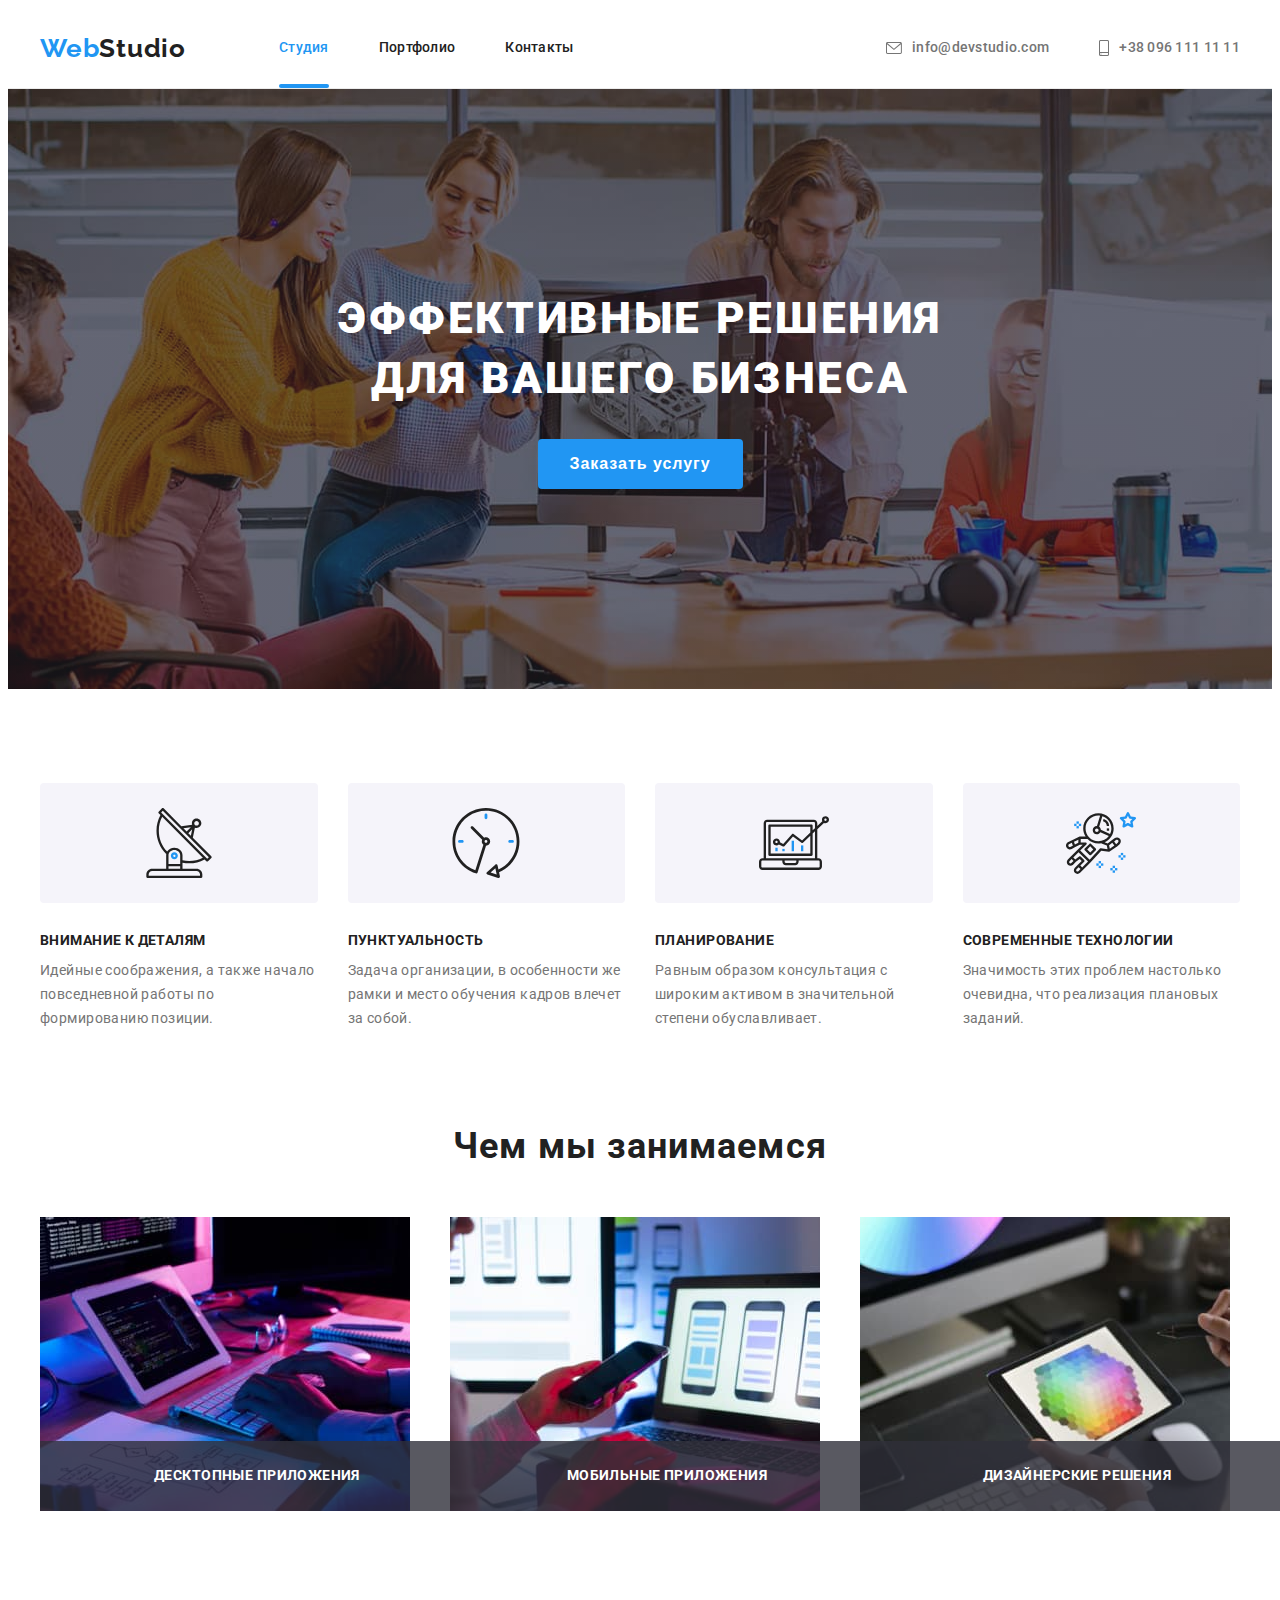
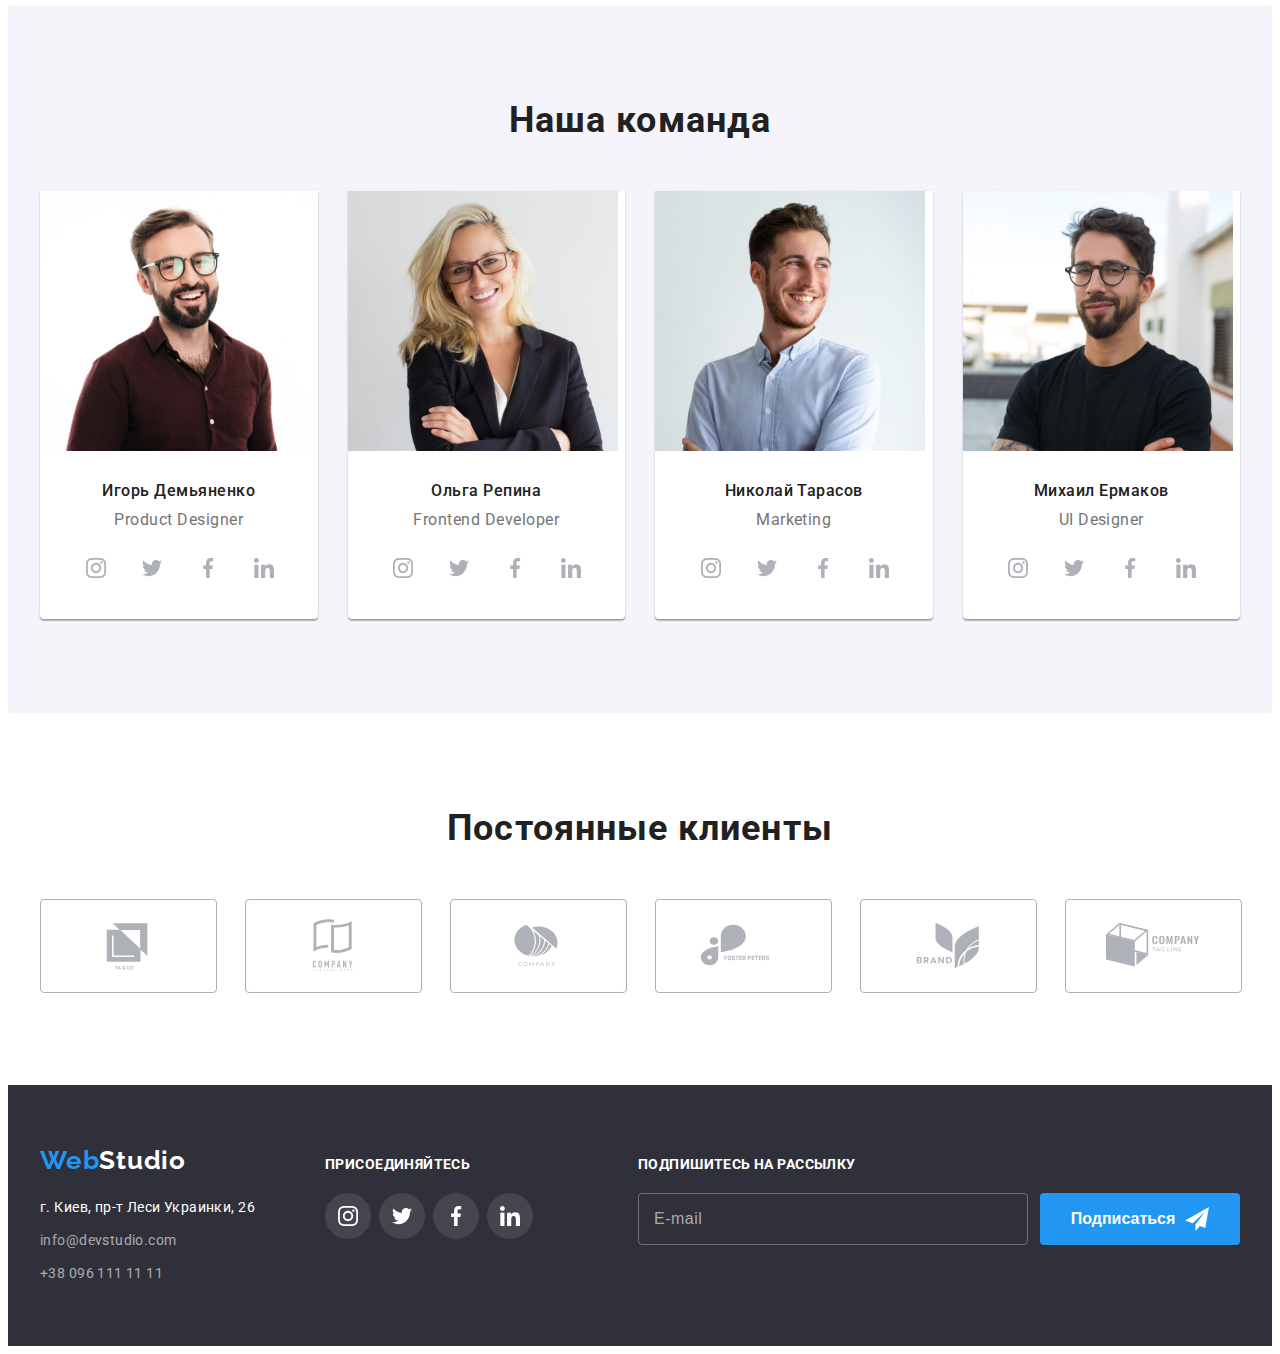
<file: index.html>
<!DOCTYPE html>
<html lang="ru">
  <head>
    <meta charset="UTF-8" />
    <meta http-equiv="X-UA-Compatible" content="IE=edge" />
    <meta name="viewport" content="width=device-width, initial-scale=1.0" />
    <title>Студия</title>
    <link rel="preconnect" href="https://fonts.googleapis.com" />
    <link rel="preconnect" href="https://fonts.gstatic.com" crossorigin />
    <link
      href="https://fonts.googleapis.com/css2?family=Raleway:wght@700&family=Roboto:wght@400;500;700;900&display=swap"
      rel="stylesheet"
    />
    <link
      rel="stylesheet"
      href="https://cdnjs.cloudflare.com/ajax/libs/modern-normalize/1.1.0/modern-normalize.min.css"
      integrity="sha512-wpPYUAdjBVSE4KJnH1VR1HeZfpl1ub8YT/NKx4PuQ5NmX2tKuGu6U/JRp5y+Y8XG2tV+wKQpNHVUX03MfMFn9Q=="
      crossorigin="anonymous"
      referrerpolicy="no-referrer"
    />
    <link rel="stylesheet" href="./css/styles.css" />
  </head>
  <body>
    <!--________________________ Хедер_______________________________________-->
    <header class="header">
      <div class="container">
        <a href="./index.html" class="logo link"
          >Web<span class="text-black">Studio</span></a
        >
        <nav class="nav">
          <ul class="nav-list list">
            <li class="nav-item">
              <a href="./index.html" class="nav-link current link">Студия</a>
            </li>
            <li class="nav-item">
              <a href="./portfolio.html" class="nav-link link">Портфолио</a>
            </li>
            <li class="nav-item">
              <a href="" class="nav-link link">Контакты</a>
            </li>
          </ul>
        </nav>

        <ul class="contacts-list list">
          <li class="contacts-item">
            <a href="mailto:info@devstudio.com" class="contacts-link link"
              ><svg class="icon contacts-icon" width="16" height="12">
                <use href="./images/icon.svg#icon-envelope"></use></svg
              >info@devstudio.com</a
            >
          </li>
          <li class="contacts-item">
            <a href="tel:+380961111111" class="contacts-link link">
              <svg class="icon contacts-icon" width="10" height="16">
                <use href="./images/icon.svg#icon-smartphone"></use></svg
              >+38 096 111 11 11</a
            >
          </li>
        </ul>
      </div>
    </header>

    <main>
      <!--__________________________Герой ____________________________-->
      <section class="hero">
        <div class="container">
          <h1 class="hero-title">Эффективные решения для вашего бизнеса</h1>
          <button class="hero-btn btn" type="button" data-modal-open>
            Заказать услугу
          </button>
        </div>
      </section>

      <!--________________________ Преимущества ______________________-->
      <section class="section features">
        <div class="container">
          <h2 class="visually-hidden">Преимущества</h2>
          <ul class="card-set features-list list">
            <li class="card-set-item features-item">
              <div class="features-wrap-icon">
                <svg class="icon features-icon" width="70" height="70">
                  <use href="./images/icon.svg#icon-antenna"></use>
                </svg>
              </div>
              <h3 class="features-title">Внимание к деталям</h3>
              <p class="features-text">
                Идейные соображения, а также начало повседневной работы по
                формированию позиции.
              </p>
            </li>
            <li class="card-set-item features-item">
              <div class="features-wrap-icon">
                <svg class="icon features-icon" width="70" height="70">
                  <use href="./images/icon.svg#icon-clock"></use>
                </svg>
              </div>
              <h3 class="features-title">Пунктуальность</h3>
              <p class="features-text">
                Задача организации, в особенности же рамки и место обучения
                кадров влечет за собой.
              </p>
            </li>
            <li class="card-set-item features-item">
              <div class="features-wrap-icon">
                <svg class="icon features-icon" width="70" height="70">
                  <use href="./images/icon.svg#icon-diagram"></use>
                </svg>
              </div>
              <h3 class="features-title">Планирование</h3>
              <p class="features-text">
                Равным образом консультация с широким активом в значительной
                степени обуславливает.
              </p>
            </li>
            <li class="card-set-item features-item">
              <div class="features-wrap-icon">
                <svg class="icon features-icon" width="70" height="70">
                  <use href="./images/icon.svg#icon-astronaut"></use>
                </svg>
              </div>
              <h3 class="features-title">Современные технологии</h3>
              <p class="features-text">
                Значимость этих проблем настолько очевидна, что реализация
                плановых заданий.
              </p>
            </li>
          </ul>
        </div>
      </section>
      <!--______________________ Чем мы занимаемся______________________-->
      <section class="section doing">
        <div class="container">
          <h2 class="section-title doing-title">Чем мы занимаемся</h2>
          <ul class="card-set doing-list list">
            <li class="card-set-item doing-item">
              <img
                src="./images/our-gualities-1.jpg"
                alt="our-gualities-1"
                width="370"
              />
              <h3 class="doing-item-title">Десктопные приложения</h3>
            </li>
            <li class="card-set-item doing-item">
              <img
                src="./images/our-gualities-2.jpg"
                alt="our-gualities-2"
                width="370"
              />
              <h3 class="doing-item-title">Мобильные приложения</h3>
            </li>
            <li class="card-set-item doing-item">
              <img
                src="./images/our-gualities-3.jpg"
                alt="our-gualities-3"
                width="370"
              />
              <h3 class="doing-item-title">Дизайнерские решения</h3>
            </li>
          </ul>
        </div>
      </section>
      <!--_______________________Наша команда ______________________________-->
      <section class="section team">
        <div class="container">
          <h2 class="section-title team-title">Наша команда</h2>
          <ul class="card-set team-list list">
            <li class="card-set-item team-item">
              <img
                src="./images/team-member-1.jpg"
                alt="team-member-1"
                width="270"
              />
              <div class="team-info">
                <h3 class="team-item-title">Игорь Демьяненко</h3>
                <p class="team-item-text">Product Designer</p>
                <ul class="card-set soc-list list">
                  <li class="card-set-item soc-item">
                    <a href="" class="soc-link link">
                      <svg class="icon item-icon" width="20" height="20">
                        <use href="./images/icon.svg#icon-instagram"></use>
                      </svg>
                    </a>
                  </li>
                  <li class="card-set-item soc-item">
                    <a href="" class="soc-link link">
                      <svg class="icon item-icon" width="20" height="20">
                        <use href="./images/icon.svg#icon-twitter"></use>
                      </svg>
                    </a>
                  </li>
                  <li class="card-set-item soc-item">
                    <a href="" class="soc-link link">
                      <svg class="icon item-icon" width="20" height="20">
                        <use href="./images/icon.svg#icon-facebook"></use>
                      </svg>
                    </a>
                  </li>
                  <li class="card-set-item soc-item">
                    <a href="" class="soc-link link">
                      <svg class="icon item-icon" width="20" height="20">
                        <use href="./images/icon.svg#icon-linkedin"></use>
                      </svg>
                    </a>
                  </li>
                </ul>
              </div>
            </li>
            <li class="card-set-item team-item">
              <img
                src="./images/team-member-2.jpg"
                alt="team-member-2"
                width="270"
              />
              <div class="team-info">
                <h3 class="team-item-title">Ольга Репина</h3>
                <p class="team-item-text">Frontend Developer</p>
                <ul class="card-set soc-list list">
                  <li class="card-set-item soc-item">
                    <a href="" class="soc-link link">
                      <svg class="icon item-icon" width="20" height="20">
                        <use href="./images/icon.svg#icon-instagram"></use>
                      </svg>
                    </a>
                  </li>
                  <li class="card-set-item soc-item">
                    <a href="" class="soc-link link">
                      <svg class="icon item-icon" width="20" height="20">
                        <use href="./images/icon.svg#icon-twitter"></use>
                      </svg>
                    </a>
                  </li>
                  <li class="card-set-item soc-item">
                    <a href="" class="soc-link link">
                      <svg class="icon item-icon" width="20" height="20">
                        <use href="./images/icon.svg#icon-facebook"></use>
                      </svg>
                    </a>
                  </li>
                  <li class="card-set-item soc-item">
                    <a href="" class="soc-link link">
                      <svg class="icon item-icon" width="20" height="20">
                        <use href="./images/icon.svg#icon-linkedin"></use>
                      </svg>
                    </a>
                  </li>
                </ul>
              </div>
            </li>
            <li class="card-set-item team-item">
              <img
                src="./images/team-member-3.jpg"
                alt="team-member-3"
                width="270"
              />
              <div class="team-info">
                <h3 class="team-item-title">Николай Тарасов</h3>
                <p class="team-item-text">Marketing</p>
                <ul class="card-set soc-list list">
                  <li class="card-set-item soc-item">
                    <a href="" class="soc-link link">
                      <svg class="icon item-icon" width="20" height="20">
                        <use href="./images/icon.svg#icon-instagram"></use>
                      </svg>
                    </a>
                  </li>
                  <li class="card-set-item soc-item">
                    <a href="" class="soc-link link">
                      <svg class="icon item-icon" width="20" height="20">
                        <use href="./images/icon.svg#icon-twitter"></use>
                      </svg>
                    </a>
                  </li>
                  <li class="card-set-item soc-item">
                    <a href="" class="soc-link link">
                      <svg class="icon item-icon" width="20" height="20">
                        <use href="./images/icon.svg#icon-facebook"></use>
                      </svg>
                    </a>
                  </li>
                  <li class="card-set-item soc-item">
                    <a href="" class="soc-link link">
                      <svg class="icon item-icon" width="20" height="20">
                        <use href="./images/icon.svg#icon-linkedin"></use>
                      </svg>
                    </a>
                  </li>
                </ul>
              </div>
            </li>
            <li class="card-set-item team-item">
              <img
                src="./images/team-member-4.jpg"
                alt="team-member-4"
                width="270"
              />
              <div class="team-info">
                <h3 class="team-item-title">Михаил Ермаков</h3>
                <p class="team-item-text">UI Designer</p>
                <ul class="card-set soc-list list">
                  <li class="card-set-item soc-item">
                    <a href="" class="soc-link link">
                      <svg class="icon item-icon" width="20" height="20">
                        <use href="./images/icon.svg#icon-instagram"></use>
                      </svg>
                    </a>
                  </li>
                  <li class="card-set-item soc-item">
                    <a href="" class="soc-link link">
                      <svg class="icon item-icon" width="20" height="20">
                        <use href="./images/icon.svg#icon-twitter"></use>
                      </svg>
                    </a>
                  </li>
                  <li class="card-set-item soc-item">
                    <a href="" class="soc-link link">
                      <svg class="icon item-icon" width="20" height="20">
                        <use href="./images/icon.svg#icon-facebook"></use>
                      </svg>
                    </a>
                  </li>
                  <li class="card-set-item soc-item">
                    <a href="" class="soc-link link">
                      <svg class="icon item-icon" width="20" height="20">
                        <use href="./images/icon.svg#icon-linkedin"></use>
                      </svg>
                    </a>
                  </li>
                </ul>
              </div>
            </li>
          </ul>
        </div>
      </section>

      <!-- _________________________Постоянные клиенты_________________________ -->
      <section class="clients section">
        <div class="container">
          <h2 class="clients-title section-title">Постоянные клиенты</h2>
          <ul class="card-set clients-list list">
            <li class="card-set-item clients-item">
              <a href="" class="clients-link link">
                <svg class="icon clients-icon" width="106" height="60">
                  <use href="./images/icon.svg#icon-logo-1"></use>
                </svg>
              </a>
            </li>
            <li class="card-set-item clients-item">
              <a href="" class="clients-link link">
                <svg class="icon clients-icon" width="106" height="60">
                  <use href="./images/icon.svg#icon-logo-2"></use>
                </svg>
              </a>
            </li>
            <li class="card-set-item clients-item">
              <a href="" class="clients-link link">
                <svg class="icon clients-icon" width="106" height="60">
                  <use href="./images/icon.svg#icon-logo-3"></use>
                </svg>
              </a>
            </li>
            <li class="card-set-item clients-item">
              <a href="" class="clients-link link">
                <svg class="icon clients-icon" width="106" height="60">
                  <use href="./images/icon.svg#icon-logo-4"></use>
                </svg>
              </a>
            </li>
            <li class="card-set-item clients-item">
              <a href="" class="clients-link link">
                <svg class="icon clients-icon" width="106" height="60">
                  <use href="./images/icon.svg#icon-logo-5"></use>
                </svg>
              </a>
            </li>
            <li class="card-set-item clients-item">
              <a href="" class="clients-link link">
                <svg class="icon clients-icon" width="106" height="60">
                  <use href="./images/icon.svg#icon-logo-6"></use>
                </svg>
              </a>
            </li>
          </ul>
        </div>
      </section>
    </main>
    <!--____________________________ Футер ___________________________________-->
    <footer class="footer">
      <div class="container footer-container">
        <div class="footer-contacts-info">
          <div class="footer-content">
            <a href="./index.html" class="logo link"
              >Web<span class="text-white">Studio</span></a
            >
            <address class="footer-address">
              г. Киев, пр-т Леси Украинки, 26
              <ul class="footer-address-list list">
                <li class="footer-address-item">
                  <a
                    href="mailto:info@devstudio.com"
                    class="footer-address-link link"
                    >info@devstudio.com</a
                  >
                </li>
                <li class="footer-address-item">
                  <a href="tel:+380961111111" class="footer-address-link link"
                    >+38 096 111 11 11</a
                  >
                </li>
              </ul>
            </address>
          </div>

          <div class="footer-subscribe">
            <b class="subscrible-title subscrible-text">Присоединяйтесь</b>
            <ul class="card-set soc-list list">
              <li class="card-set-item soc-item">
                <a href="" class="soc-link link">
                  <svg class="icon item-icon" width="20" height="20">
                    <use href="./images/icon.svg#icon-instagram"></use>
                  </svg>
                </a>
              </li>
              <li class="card-set-item soc-item">
                <a href="" class="soc-link link">
                  <svg class="icon item-icon" width="20" height="20">
                    <use href="./images/icon.svg#icon-twitter"></use>
                  </svg>
                </a>
              </li>
              <li class="card-set-item soc-item">
                <a href="" class="soc-link link">
                  <svg class="icon item-icon" width="20" height="20">
                    <use href="./images/icon.svg#icon-facebook"></use>
                  </svg>
                </a>
              </li>
              <li class="card-set-item soc-item">
                <a href="" class="soc-link link">
                  <svg class="icon item-icon" width="20" height="20">
                    <use href="./images/icon.svg#icon-linkedin"></use>
                  </svg>
                </a>
              </li>
            </ul>
          </div>
          <div class="footer-send">
            <form class="send-form">
              <b class="send-title subscrible-text">Подпишитесь на рассылку</b>
              <div class="send-wrap">
                <input
                  type="email"
                  name="email"
                  placeholder="E-mail"
                  class="send-input"
                />
                <button type="submit" class="btn send-btn footer-send-btn">
                  Подписаться
                  <svg class="icon send-icon" width="24" height="24">
                    <use href="./images/icon.svg#icon-send"></use>
                  </svg>
                </button>
              </div>
            </form>
          </div>
        </div>
      </div>
    </footer>

    <!-- ___________________Модальное окно_____________________ -->
    <div class="backdrop is-hidden" data-modal>
      <div class="modal">
        <button class="btn modal-btn-close" type="button" data-modal-close>
          <svg
            class="icon icon-modal-close"
            width="18"
            height="18"
            data-modal-close
          >
            <use href="./images/icon.svg#icon-btn-close"></use>
          </svg>
        </button>

        <b class="modal-header">Оставьте свои данные, мы вам перезвоним</b>

        <form class="modal-form" name="modal-form" autocomplete="on" novalidate>
          <div class="form-field">
            <label class="modal-label" for="username">Имя</label>
            <div class="input-wrap">
              <input
                class="modal-input"
                type="text"
                name="username"
                required
                id="username"
              />
              <svg class="icon icon-modal-input" width="18" height="18">
                <use href="./images/icon.svg#icon-person"></use>
              </svg>
            </div>
          </div>

          <div class="form-field">
            <label class="modal-label" for="phone-number">Телефон</label>
            <div class="input-wrap">
              <input
                class="modal-input"
                type="tel"
                name="phone-number"
                required
                id="phone-number"
              />
              <svg class="icon icon-modal-input" width="18" height="18">
                <use href="./images/icon.svg#icon-phone"></use>
              </svg>
            </div>
          </div>

          <div class="form-field">
            <label class="modal-label" for="email">Почта</label>
            <div class="input-wrap">
              <input class="modal-input" type="email" name="email" id="email" />
              <svg class="icon icon-modal-input" width="18" height="18">
                <use href="./images/icon.svg#icon-email"></use>
              </svg>
            </div>
          </div>

          <div class="form-field form-textarea">
            <label class="modal-label" for="comment">Комментарий </label>
            <div class="input-wrap">
              <textarea
                class="modal-textarea"
                name="comment"
                placeholder="Введите текст"
                id="comment"
              ></textarea>
            </div>
          </div>

          <div class="form-check">
            <input
              class="modal-check-input visually-hidden"
              type="checkbox"
              name="privacy"
              id="privacy"
              value="true"
            />

            <label class="modal-check-lable" for="privacy">
              <span class="modal-custom-check">
                <svg class="icon icon-modal-check" width="11" height="8">
                  <use href="./images/icon.svg#icon-check"></use>
                </svg>
              </span>
              Соглашаюсь с рассылкой и принимаю&nbsp;
              <a href="" class="modal-link link" target="_blank">
                Условия договора</a
              ></label
            >
          </div>

          <button class="send-btn btn modal-form-btn" type="submit">
            Отправить
          </button>
        </form>
      </div>
    </div>
    <script src="./js/modal.js"></script>
  </body>
</html>
</file>
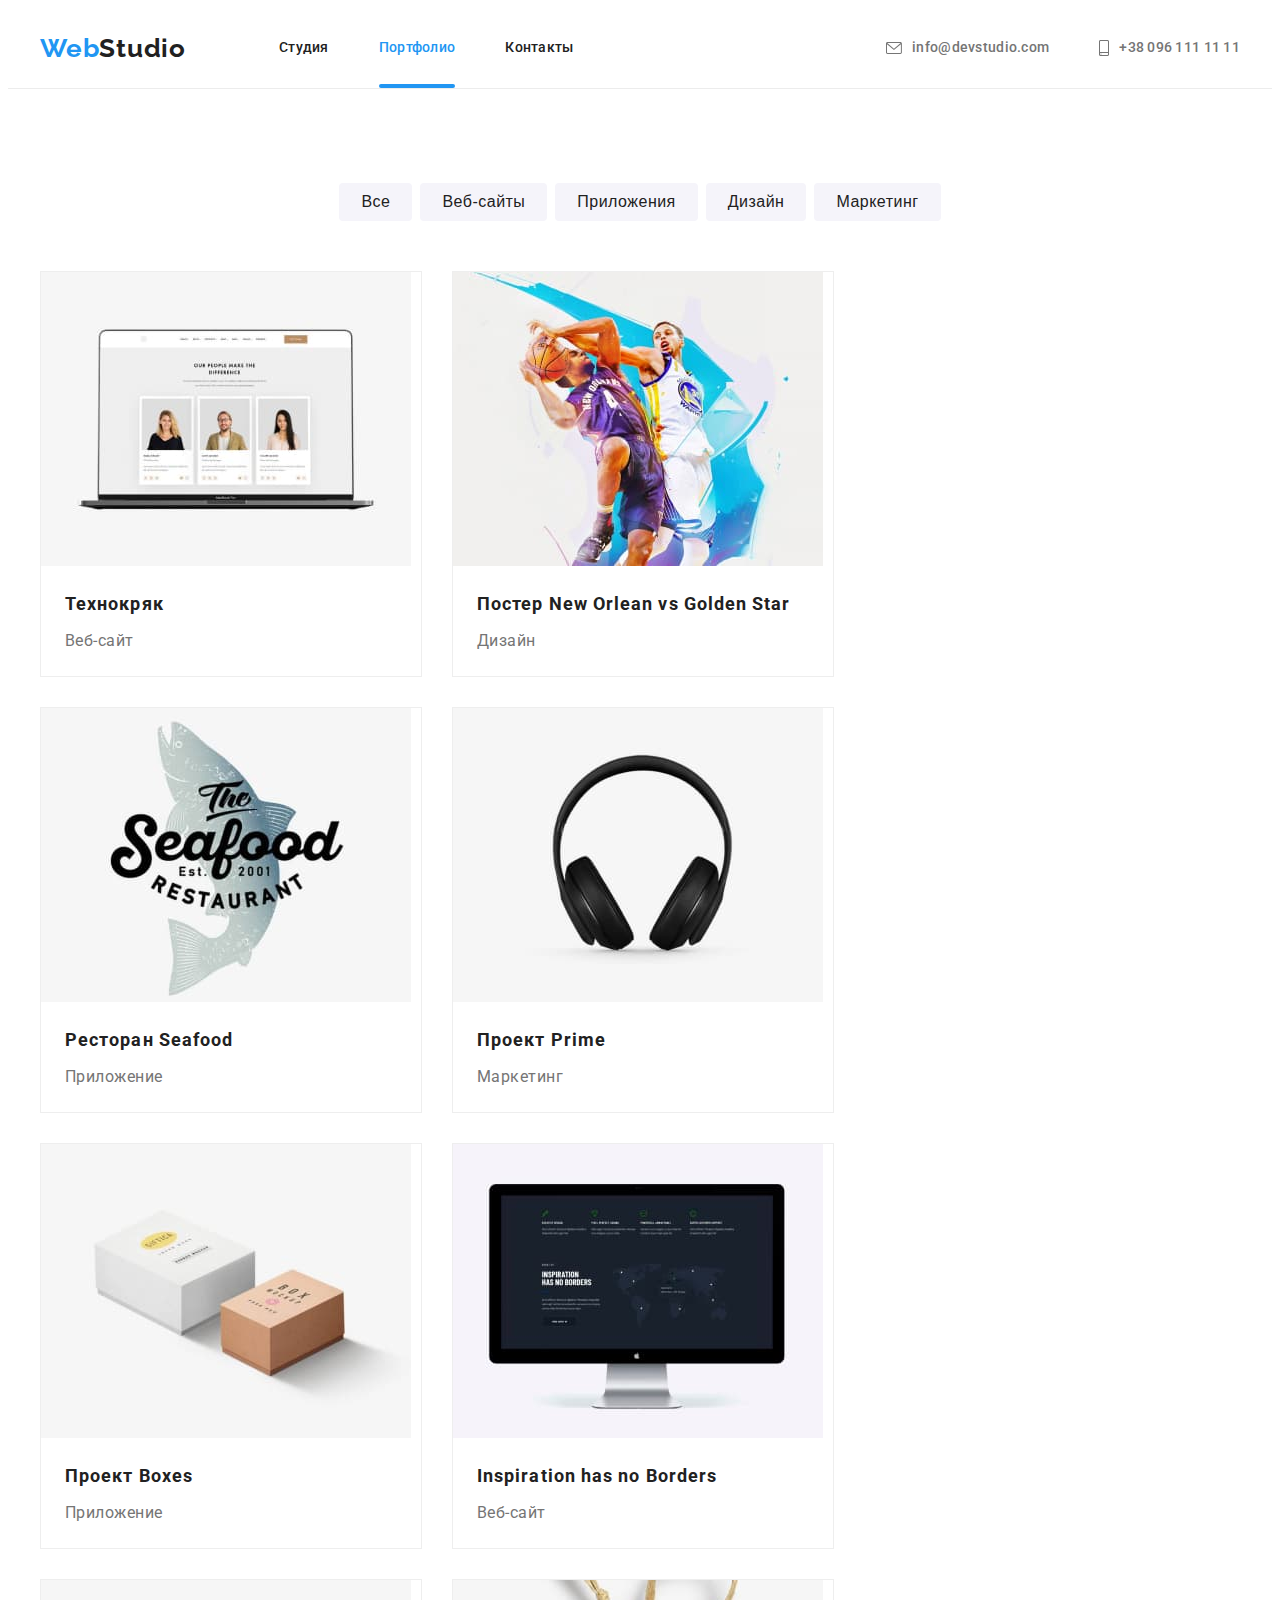
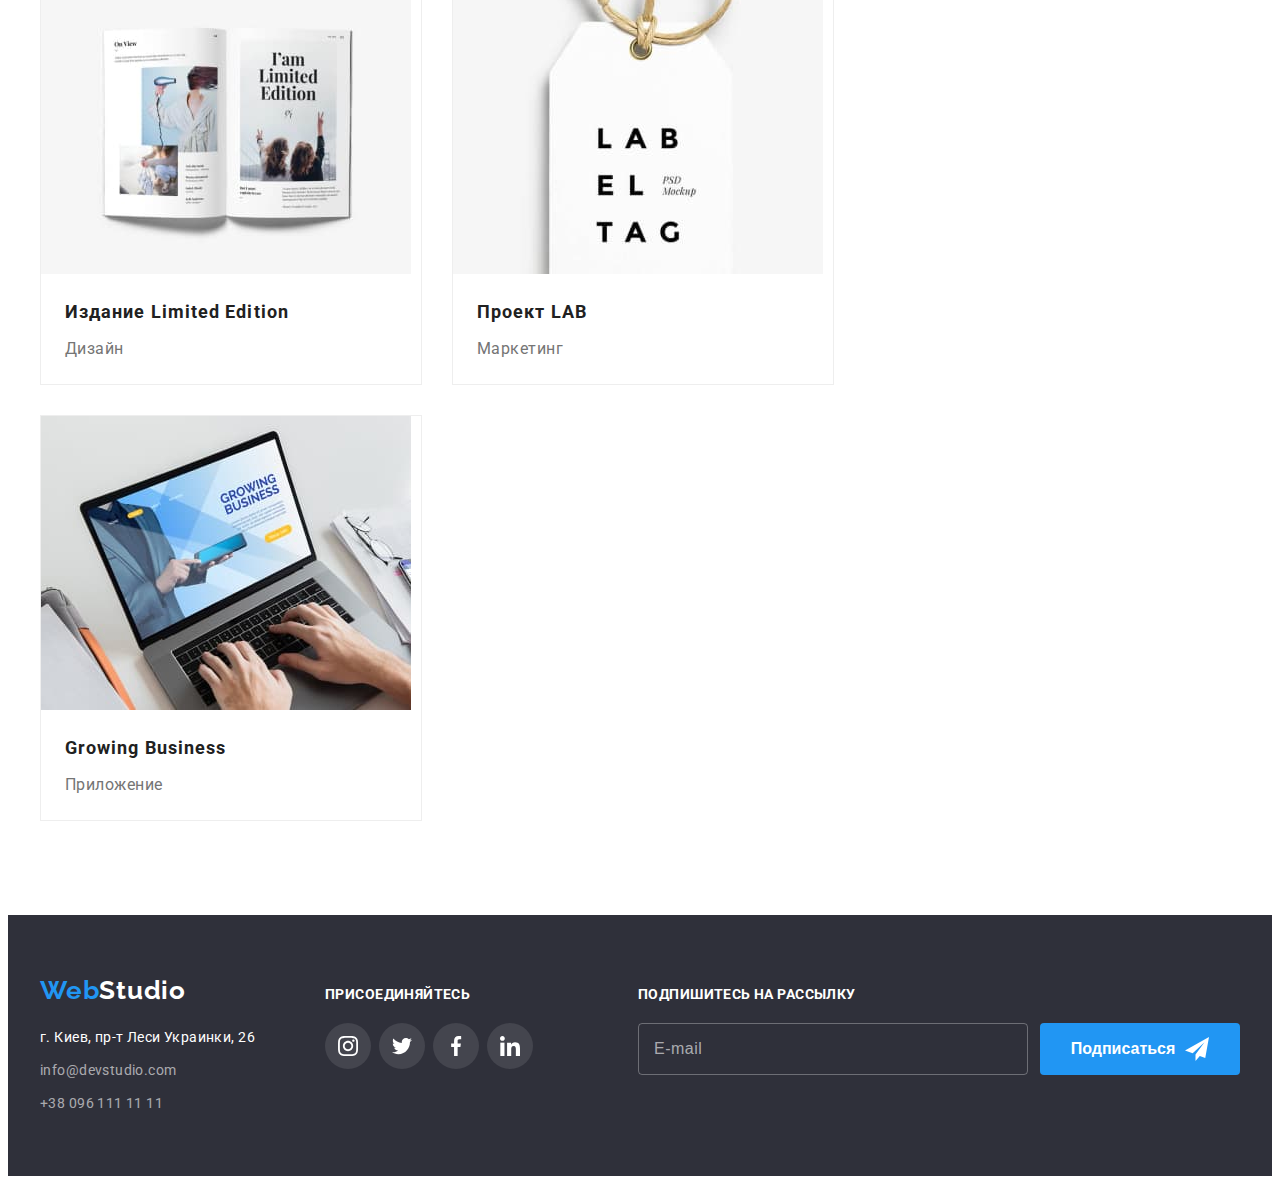
<file: portfolio.html>
<!DOCTYPE html>
<html lang="ru">
  <head>
    <meta charset="UTF-8" />
    <meta http-equiv="X-UA-Compatible" content="IE=edge" />
    <meta name="viewport" content="width=device-width, initial-scale=1.0" />
    <title>Портфолио</title>
    <link rel="preconnect" href="https://fonts.googleapis.com" />
    <link rel="preconnect" href="https://fonts.gstatic.com" crossorigin />
    <link
      href="https://fonts.googleapis.com/css2?family=Raleway:wght@700&family=Roboto:wght@400;500;700;900&display=swap"
      rel="stylesheet"
    />
    <link
      rel="stylesheet"
      href="https://cdnjs.cloudflare.com/ajax/libs/modern-normalize/1.1.0/modern-normalize.min.css"
      integrity="sha512-wpPYUAdjBVSE4KJnH1VR1HeZfpl1ub8YT/NKx4PuQ5NmX2tKuGu6U/JRp5y+Y8XG2tV+wKQpNHVUX03MfMFn9Q=="
      crossorigin="anonymous"
      referrerpolicy="no-referrer"
    />
    <link rel="stylesheet" href="./css/styles.css" />
  </head>
  <body>
    <!--__________________________ Хедер ________________________________-->
    <header class="header">
      <div class="container">
        <a href="./index.html" class="logo link"
          >Web<span class="text-black">Studio</span></a
        >
        <nav class="nav">
          <ul class="nav-list list">
            <li class="nav-item">
              <a href="./index.html" class="nav-link link">Студия</a>
            </li>
            <li class="nav-item">
              <a href="./portfolio.html" class="nav-link current link"
                >Портфолио</a
              >
            </li>
            <li class="nav-item">
              <a href="" class="nav-link link">Контакты</a>
            </li>
          </ul>
        </nav>

        <ul class="contacts-list list">
          <li class="contacts-item">
            <a href="mailto:info@devstudio.com" class="contacts-link link"
              ><svg class="icon contacts-icon" width="16" height="12">
                <use href="./images/icon.svg#icon-envelope"></use></svg
              >info@devstudio.com</a
            >
          </li>
          <li class="contacts-item">
            <a href="tel:+380961111111" class="contacts-link link">
              <svg class="icon contacts-icon" width="10" height="16">
                <use href="./images/icon.svg#icon-smartphone"></use></svg
              >+38 096 111 11 11</a
            >
          </li>
        </ul>
      </div>
    </header>

    <main>
      <section class="section projects">
        <div class="container">
          <!--______________________ Фильтр проектов________________________________ -->
          <h1 class="visually-hidden">Наши проекты</h1>
          <ul class="filters-list list">
            <li class="filters-item">
              <button class="btn filters-btn" type="button">Все</button>
            </li>
            <li class="filters-item">
              <button class="btn filters-btn" type="button">Веб-сайты</button>
            </li>
            <li class="filters-item">
              <button class="btn filters-btn" type="button">Приложения</button>
            </li>
            <li class="filters-item">
              <button class="btn filters-btn" type="button">Дизайн</button>
            </li>
            <li class="filters-item">
              <button class="btn filters-btn" type="button">Маркетинг</button>
            </li>
          </ul>

          <!--________________________Список проектов ____________________________-->
          <ul class="card-set projects-list list">
            <li class="card-set-item projects-item">
              <a
                href=""
                class="projects-link link"
                target="_blank"
                rel="noopener nofollow noreferrer"
              >
                <div class="projects-thumb">
                  <img src="./images/img1.jpg" alt="Технокряк" width="370" />
                  <p class="overlay-text">
                    Ресурс предлагает комплексные предложения с разным уровнем
                    функционала и сервисов. Все это позволит посетителю получить
                    исчерпывающие сведения о компании или частном лице.
                  </p>
                </div>
                <div class="projects-wrap">
                  <h2 class="projects-title">Технокряк</h2>
                  <p class="projects-group">Веб-сайт</p>
                </div>
              </a>
            </li>
            <li class="card-set-item projects-item">
              <a
                href=""
                class="projects-link link"
                target="_blank"
                rel="noopener nofollow noreferrer"
              >
                <div class="projects-thumb">
                  <img src="./images/img2.jpg" alt="Дизайн" width="370" />
                  <p class="overlay-text">
                    Ресурс предлагает комплексные предложения с разным уровнем
                    функционала и сервисов. Все это позволит посетителю получить
                    исчерпывающие сведения о компании или частном лице.
                  </p>
                </div>
                <div class="projects-wrap">
                  <h2 class="projects-title">
                    Постер New Orlean vs Golden Star
                  </h2>
                  <p class="projects-group">Дизайн</p>
                </div>
              </a>
            </li>
            <li class="card-set-item projects-item">
              <a
                href=""
                class="projects-link link"
                target="_blank"
                rel="noopener nofollow noreferrer"
              >
                <div class="projects-thumb">
                  <img
                    src="./images/img3.jpg"
                    alt="Ресторан Seafood"
                    width="370"
                  />
                  <p class="overlay-text">
                    Ресурс предлагает комплексные предложения с разным уровнем
                    функционала и сервисов. Все это позволит посетителю получить
                    исчерпывающие сведения о компании или частном лице.
                  </p>
                </div>
                <div class="projects-wrap">
                  <h2 class="projects-title">Ресторан Seafood</h2>
                  <p class="projects-group">Приложение</p>
                </div>
              </a>
            </li>
            <li class="card-set-item projects-item">
              <a
                href=""
                class="projects-link link"
                target="_blank"
                rel="noopener nofollow noreferrer"
              >
                <div class="projects-thumb">
                  <img src="./images/img4.jpg" alt="Проект Prime" width="370" />
                  <p class="overlay-text">
                    Ресурс предлагает комплексные предложения с разным уровнем
                    функционала и сервисов. Все это позволит посетителю получить
                    исчерпывающие сведения о компании или частном лице.
                  </p>
                </div>
                <div class="projects-wrap">
                  <h2 class="projects-title">Проект Prime</h2>
                  <p class="projects-group">Маркетинг</p>
                </div>
              </a>
            </li>
            <li class="card-set-item projects-item">
              <a
                href=""
                class="projects-link link"
                target="_blank"
                rel="noopener nofollow noreferrer"
              >
                <div class="projects-thumb">
                  <img src="./images/img5.jpg" alt="Проект Boxes" width="370" />
                  <p class="overlay-text">
                    Ресурс предлагает комплексные предложения с разным уровнем
                    функционала и сервисов. Все это позволит посетителю получить
                    исчерпывающие сведения о компании или частном лице.
                  </p>
                </div>
                <div class="projects-wrap">
                  <h2 class="projects-title">Проект Boxes</h2>
                  <p class="projects-group">Приложение</p>
                </div>
              </a>
            </li>
            <li class="card-set-item projects-item">
              <a
                href=""
                class="projects-link link"
                target="_blank"
                rel="noopener nofollow noreferrer"
              >
                <div class="projects-thumb">
                  <img
                    src="./images/img6.jpg"
                    alt="Inspiration has no Borders"
                    width="370"
                  />
                  <p class="overlay-text">
                    Ресурс предлагает комплексные предложения с разным уровнем
                    функционала и сервисов. Все это позволит посетителю получить
                    исчерпывающие сведения о компании или частном лице.
                  </p>
                </div>
                <div class="projects-wrap">
                  <h2 class="projects-title">Inspiration has no Borders</h2>
                  <p class="projects-group">Веб-сайт</p>
                </div>
              </a>
            </li>
            <li class="card-set-item projects-item">
              <a
                href=""
                class="projects-link link"
                target="_blank"
                rel="noopener nofollow noreferrer"
              >
                <div class="projects-thumb">
                  <img
                    src="./images/img7.jpg"
                    alt="Издание Limited Edition"
                    width="370"
                  />
                  <p class="overlay-text">
                    Ресурс предлагает комплексные предложения с разным уровнем
                    функционала и сервисов. Все это позволит посетителю получить
                    исчерпывающие сведения о компании или частном лице.
                  </p>
                </div>
                <div class="projects-wrap">
                  <h2 class="projects-title">Издание Limited Edition</h2>
                  <p class="projects-group">Дизайн</p>
                </div>
              </a>
            </li>
            <li class="card-set-item projects-item">
              <a
                href=""
                class="projects-link link"
                target="_blank"
                rel="noopener nofollow noreferrer"
              >
                <div class="projects-thumb">
                  <img src="./images/img8.jpg" alt="Проект LAB" width="370" />
                  <p class="overlay-text">
                    Ресурс предлагает комплексные предложения с разным уровнем
                    функционала и сервисов. Все это позволит посетителю получить
                    исчерпывающие сведения о компании или частном лице.
                  </p>
                </div>
                <div class="projects-wrap">
                  <h2 class="projects-title">Проект LAB</h2>
                  <p class="projects-group">Маркетинг</p>
                </div>
              </a>
            </li>
            <li class="card-set-item projects-item">
              <a
                href=""
                class="projects-link link"
                target="_blank"
                rel="noopener nofollow noreferrer"
              >
                <div class="projects-thumb">
                  <img
                    src="./images/img9.jpg"
                    alt="Growing Business"
                    width="370"
                  />
                  <p class="overlay-text">
                    Ресурс предлагает комплексные предложения с разным уровнем
                    функционала и сервисов. Все это позволит посетителю получить
                    исчерпывающие сведения о компании или частном лице.
                  </p>
                </div>
                <div class="projects-wrap">
                  <h2 class="projects-title">Growing Business</h2>
                  <p class="projects-group">Приложение</p>
                </div>
              </a>
            </li>
          </ul>
        </div>
      </section>
    </main>

    <!--______________________________ Футер _____________________________________-->

    <footer class="footer">
      <div class="container footer-container">
        <div class="footer-contacts-info">
          <div class="footer-content">
            <a href="./index.html" class="logo link"
              >Web<span class="text-white">Studio</span></a
            >
            <address class="footer-address">
              г. Киев, пр-т Леси Украинки, 26
              <ul class="footer-address-list list">
                <li class="footer-address-item">
                  <a
                    href="mailto:info@devstudio.com"
                    class="footer-address-link link"
                    >info@devstudio.com</a
                  >
                </li>
                <li class="footer-address-item">
                  <a href="tel:+380961111111" class="footer-address-link link"
                    >+38 096 111 11 11</a
                  >
                </li>
              </ul>
            </address>
          </div>

          <div class="footer-subscribe">
            <b class="subscrible-title subscrible-text">Присоединяйтесь</b>
            <ul class="card-set soc-list list">
              <li class="card-set-item soc-item">
                <a href="" class="soc-link link">
                  <svg class="icon item-icon" width="20" height="20">
                    <use href="./images/icon.svg#icon-instagram"></use>
                  </svg>
                </a>
              </li>
              <li class="card-set-item soc-item">
                <a href="" class="soc-link link">
                  <svg class="icon item-icon" width="20" height="20">
                    <use href="./images/icon.svg#icon-twitter"></use>
                  </svg>
                </a>
              </li>
              <li class="card-set-item soc-item">
                <a href="" class="soc-link link">
                  <svg class="icon item-icon" width="20" height="20">
                    <use href="./images/icon.svg#icon-facebook"></use>
                  </svg>
                </a>
              </li>
              <li class="card-set-item soc-item">
                <a href="" class="soc-link link">
                  <svg class="icon item-icon" width="20" height="20">
                    <use href="./images/icon.svg#icon-linkedin"></use>
                  </svg>
                </a>
              </li>
            </ul>
          </div>
          <div class="footer-send">
            <form class="send-form">
              <b class="send-title subscrible-text">Подпишитесь на рассылку</b>
              <div class="send-wrap">
                <input
                  type="email"
                  name="email"
                  placeholder="E-mail"
                  class="send-input"
                />
                <button type="submit" class="btn send-btn footer-send-btn">
                  Подписаться
                  <svg class="icon send-icon" width="24" height="24">
                    <use href="./images/icon.svg#icon-send"></use>
                  </svg>
                </button>
              </div>
            </form>
          </div>
        </div>
      </div>
    </footer>
  </body>
</html>
</file>
<file: css/styles.css>
/* цвет основного текста #757575 */
/* вторичный цвет текста  #212121;
     /* акцент #2196F3 */
/* цвет фона ##FFFFFF */
/* вторичный цвет фона #F5F4FA */

:root {
  --primary-text-color: #757575;
  --secondary-text-color: ;
  --title-text-color: #212121;
  --secondary-title-color: #ffffff;
  --accent-color: #2196f3;
  --primary-bg-color: #ffffff;
  --secondary-bg-color: #f5f4fa;
  --card-gap: 30px;
  --card-item: 3;
  --color-icon: #afb1b8;
  --transition: 250ms cubic-bezier(0.4, 0, 0.2, 1);
}

h1,
h2,
h3,
h4,
h5,
h6,
p {
  margin: 0;
}

ul {
  margin: 0;
  padding-left: 0;
}

body {
  font-family: "Roboto", sans-serif;
  font-size: 14px;
  background-color: var(--primary-bg-color);
  color: var(--primary-text-color);
}

img {
  display: block;
  max-width: 100%;
  height: auto;
}

a {
  color: currentColor;
}

.section {
  padding-top: 94px;
  padding-bottom: 94px;
}

.container {
  width: 1200px;
  padding-left: 15px;
  padding-right: 15px;
  margin: 0 auto;
}

.link {
  text-decoration: none;
}

.list {
  list-style: none;
}

.btn {
  cursor: pointer;
  border: none;
  border-radius: 4px;
}

.visually-hidden {
  position: absolute;
  width: 1px;
  height: 1px;
  margin: -1px;
  border: 0;
  padding: 0;
  white-space: nowrap;
  clip-path: inset(100%);
  clip: rect(0 0 0 0);
  overflow: hidden;
}

.accent {
  color: var(--accent-color);
}

.section-title {
  margin-bottom: 50px;
  font-weight: 700;
  font-size: 36px;
  line-height: 1.17;
  letter-spacing: 0.03em;
  text-align: center;
  color: var(--title-text-color);
}

.card-set {
  display: flex;
  flex-wrap: wrap;
  gap: var(--card-gap);
}

.card-set-item {
  flex-basis: calc(
    ((100% - (var(--card-item) - 1) * var(--card-gap))) / var(--card-item)
  );
}

.text-white {
  color: var(--secondary-title-color);
}
.text-black {
  color: var(--title-text-color);
}

.icon {
  fill: #afb1b8;
}
/* Социальные сети */
.soc-list {
  --card-gap: 10px;
  --card-item: 4;
}

.item-icon {
}

.soc-item {
  width: 44px;
  height: 44px;
}

.soc-link {
  transition: background-color var(--transition);
  display: flex;
  align-items: center;
  justify-content: center;
  width: 100%;
  height: 100%;
  border-radius: 50%;
  border: 1px solid transparent;
}

.soc-link:hover,
.soc-link:focus {
  background-color: var(--accent-color);
}

.soc-link:hover .item-icon,
.soc-link:focus .item-icon {
  fill: #ffffff;
}
/* ------------------------Хедер---------------------------- */
.header {
  border-bottom: 1px solid #ececec;
}
.header .container {
  display: flex;
  align-items: center;
}

.header .logo {
  margin-right: 93px;
}

.logo {
  font-family: "Raleway";
  font-weight: 700;
  font-size: 26px;
  line-height: 1.19;
  letter-spacing: 0.03em;
  color: var(--accent-color);
}

.nav-list,
.contacts-list {
  display: flex;
  gap: 50px;
}

.contacts-list {
  margin-left: auto;
}

.nav-item {
  position: relative;
}

.nav-link,
.contacts-link {
  transition: color var(--transition);
  display: block;
  align-items: center;
  justify-content: center;
  padding-top: 32px;
  padding-bottom: 32px;
  font-weight: 500;
  line-height: 1.14;
  letter-spacing: 0.02em;
}

.nav-link {
  color: var(--title-text-color);
}

.nav-link.current {
  color: var(--accent-color);
}

.current.nav-link::after {
  position: absolute;
  bottom: 0;
  content: "";
  display: block;
  height: 4px;
  width: 100%;
  border-radius: 2px;
  background-color: var(--accent-color);
}

.contacts-link {
  display: flex;
  color: var(--primary-text-color);
}

.nav-link:hover,
.nav-link:focus,
.contacts-link:hover,
.contacts-link:focus {
  color: var(--accent-color);
}

.contacts-icon {
  fill: currentColor;
  margin-right: 10px;
}

.contacts-link:hover .contacts-icon,
.contacts-link:focus .contacts-icon {
  fill: currentColor;
}
/* --------------------Герой--------------------------- */
.hero {
  padding-top: 200px;
  padding-bottom: 200px;
  text-align: center;
  margin: 0 auto;
  background-color: #2f303a;
  background-image: linear-gradient(
      rgba(47, 48, 58, 0.4),
      rgba(47, 48, 58, 0.4)
    ),
    url(../images/hero.jpg);
  background-size: cover;
  background-repeat: no-repeat;
  background-position: center;
  max-width: 1600px;
}

.hero-title {
  margin-bottom: 30px;
  margin-left: auto;
  margin-right: auto;
  max-width: 696px;

  font-weight: 900;
  font-size: 44px;
  line-height: 1.36;
  letter-spacing: 0.06em;
  text-transform: uppercase;
  color: var(--secondary-title-color);
}

.hero-btn {
  transition: background-color var(--transition);
  display: flex;
  justify-content: center;
  align-items: center;
  padding: 10px 32px;
  font-weight: 700;
  font-size: 16px;
  line-height: 1.88;
  letter-spacing: 0.06em;
  color: var(--secondary-title-color);
  background-color: var(--accent-color);
  margin: 0 auto;
}
.hero-btn:hover,
.hero-btn:focus {
  background-color: #188ce8;
}

/* ---------------------- Преимущества ----------------- */
.features-item {
  --card-gap: 30px;
  --card-item: 4;
}

.features-wrap-icon {
  display: flex;
  align-items: center;
  justify-content: center;
  width: 100%;
  height: 120px;
  margin-bottom: 30px;
  background-color: var(--secondary-bg-color);
  border-radius: 4px;
}

.features-icon {
  fill: var(--title-text-color);
}

.features-title {
  margin-bottom: 10px;
  font-weight: 700;
  font-size: 14px;
  line-height: 1.14;
  letter-spacing: 0.03em;
  text-transform: uppercase;
  color: var(--title-text-color);
}

.features-text {
  line-height: 1.71;
  letter-spacing: 0.03em;
}

/* ---------------------Чем мы занимаемся------------------ */
.doing {
  padding-top: 0;
}

.doing-item {
  position: relative;
}

.doing-item-title {
  position: absolute;
  bottom: 0;
  left: 0;
  width: 100%;
  padding: 27px;
  font-weight: 700;
  font-size: 14px;
  line-height: 1.14;
  text-align: center;
  letter-spacing: 0.03em;
  text-transform: uppercase;
  background: rgba(47, 48, 58, 0.8);
  color: var(--secondary-title-color);
}
/* ------------------ Наша команда------------------------ */
.team {
  background-color: var(--secondary-bg-color);
}

.team-item {
  box-shadow: 0px 1px 3px rgba(0, 0, 0, 0.12), 0px 1px 1px rgba(0, 0, 0, 0.14),
    0px 2px 1px rgba(0, 0, 0, 0.2);
  border-radius: 0px 0px 4px 4px;

  --card-item: 4;
  text-align: center;
  background-color: var(--primary-bg-color);
}

.team-item .soc-list {
  padding-left: 22px;
  padding-right: 22px;
}

.team-info {
  padding-top: 30px;
  padding-bottom: 30px;
  padding-right: 10px;
  padding-left: 10px;
}

.team-item-title {
  margin-bottom: 10px;
  font-weight: 500;
  font-size: 16px;
  line-height: 1.19;
  letter-spacing: 0.03em;
  color: var(--title-text-color);
}

.team-item-text {
  margin-bottom: 16px;
  font-size: 16px;
  line-height: 1.19;
  letter-spacing: 0.03em;
}

/* --------------Постоянные клиенты--------------------*/
.clients-list {
  --card-gap: 30px;
  --card-item: 6;
}

.clients-item {
  height: 92px;
}

.clients-link {
  transition: color var(--transition);
  display: flex;
  align-items: center;
  justify-content: center;
  width: 100%;
  height: 100%;
  border: 1px solid;
  border-radius: 4px;
  color: var(--color-icon);
}

.clients-icon {
  fill: currentColor;
}

.clients-link:hover,
.clients-link:focus {
  color: var(--accent-color);
}

.clients-link:hover .clients-icon,
.clients-link:focus .clients-icon {
  fill: currentColor;
}

/* ----------------------Футер ----------------------- */

.footer {
  padding-top: 60px;
  padding-bottom: 60px;
  background-color: #2f303a;
}

.footer-container {
  display: flex;
}

.footer-contacts-info {
  display: flex;
  align-items: baseline;
  width: 100%;
}

.footer-content {
  margin-right: 70px;
}

.footer .logo {
  display: block;
  margin-bottom: 20px;
}

.footer-address {
  color: var(--secondary-title-color);
  font-style: normal;
  line-height: 1.71;
  letter-spacing: 0.03em;
}

.footer-address-list,
.footer-address-item + .footer-address-item {
  margin-top: 9px;
}

.footer-address-link {
  transition: color var(--transition);
  color: rgba(255, 255, 255, 0.6);
}

.footer-address-link:hover,
.footer-address-link:focus {
  color: var(--accent-color);
}

.footer-subscribe {
  margin-right: auto;
}

.subscrible-text {
  display: block;
  margin-bottom: 20px;
  font-weight: 700;
  font-size: 14px;
  line-height: 1.14;
  letter-spacing: 0.03em;
  text-transform: uppercase;
  color: var(--secondary-title-color);
}

.footer-subscribe .soc-link {
  background-color: rgba(255, 255, 255, 0.1);
}

.footer-subscribe .icon {
  fill: var(--secondary-title-color);
}

.footer-subscribe .soc-link:hover,
.footer-subscribe .soc-link:focus {
  background-color: var(--accent-color);
}

.footer-send {
  display: flex;
  align-items: baseline;
}
.send-wrap {
  display: flex;
}

.send-input {
  padding: 15px;
  margin-right: 12px;
  width: 358px;
  border: 1px solid rgba(255, 255, 255, 0.3);
  border-radius: 4px;
  background-color: transparent;
  outline: none;
  font-weight: 400;
  font-size: 16px;
  line-height: 1.25;
  letter-spacing: 0.03em;
  color: rgba(255, 255, 255, 0.6);
}

.send-input:focus {
drop-shadow(0px 4px 4px rgba(0, 0, 0, 0.15));
}

.send-input::placeholder {
  font-weight: 400;
  font-size: 16px;
  line-height: 1.25;
  display: flex;
  align-items: center;
  letter-spacing: 0.03em;
  color: rgba(255, 255, 255, 0.6);
}

.send-btn {
  transition: background-color var(--transition), box-shadow var(--transition);
  display: flex;
  align-items: center;
  justify-content: center;
  min-width: 200px;
  padding-top: 10px;
  padding-bottom: 10px;
  background-color: var(--accent-color);
  color: var(--secondary-title-color);
  border-radius: 4px;
  font-weight: 700;
  font-size: 16px;
  line-height: 1.88;
}

.send-btn:hover,
.send-btn:focus {
  box-shadow: 0px 4px 4px rgba(0, 0, 0, 0.15);
  background-color: #188ce8;
}

.send-icon {
  margin-left: 10px;
  fill: currentColor;
}
/* ----------------- Модальное окно ------------------------*/
.is-hidden {
  opacity: 0;
  visibility: hidden;
  pointer-events: none;
}

.backdrop {
  transition: opacity var(--transition), visibility var(--transition);
  top: 0;
  left: 0;
  position: fixed;
  width: 100%;
  height: 100%;
  background-color: rgba(0, 0, 0, 0.2);
}

.modal {
  transition: transform var(--transition);
  transform: translate(-50%, -50%);
  position: absolute;
  top: 50%;
  left: 50%;
  padding: 40px;
  width: 528px;
  max-height: 581px;
  background-color: #fff;
  border-radius: 4px;
}

.backdrop.is-hidden .modal {
  transform: translate(-50%, -50%) scale(0);
}

.modal-btn-close {
  position: absolute;
  top: 8px;
  right: 8px;
  display: flex;
  align-items: center;
  justify-content: center;
  border: 1px solid rgba(0, 0, 0, 0.1);
  border-radius: 50%;
  width: 30px;
  height: 30px;
  background-color: transparent;
  color: #000000;
}

.icon-modal-close {
  transition: fill var(--transition);
  fill: currentColor;
}

.modal-btn-close:hover .icon-modal-close,
.modal-btn-close:focus .icon-modal-close {
  fill: var(--accent-color);
}

.modal-header {
  display: block;
  margin-bottom: 12px;
  font-style: normal;
  font-weight: 700;
  font-size: 20px;
  line-height: 1.15;
  text-align: center;
  letter-spacing: 0.03em;
  color: var(--title-text-color);
}

.modal-form {
  display: flex;
  flex-direction: column;
  align-items: center;
}

.form-field {
  display: flex;
  width: 100%;
  flex-direction: column;
  margin-bottom: 10px
}

.modal .form-textarea {
  margin-bottom: 20px;
}


.modal-label {
  display: block;
  margin-bottom: 4px;
  font-size: 12px;
  line-height: 1.16;
  letter-spacing: 0.01em;
  color: var(--primary-text-color);
}

.modal-input,
.modal-textarea {
  transition: border-color var(--transition);
  width: 100%;
  height: 40px;
  padding: 10px 10px 10px 42px;
  border: 1px solid rgba(33, 33, 33, 0.2);
  box-sizing: border-box;
  font-size: 14px;
  line-height: 1.17;
  letter-spacing: 0.01em;

  color: var(--title-text-color);
  border-radius: 4px;
  outline: none;
}

.modal-input::placeholder {
  font-size: 14px;
  line-height: 1.17;
  letter-spacing: 0.01em;
  color: rgba(117, 117, 117, 0.5);
}

.modal-input:focus,
.modal-textarea:focus {
  border-color: var(--accent-color);
}

.modal-input:focus + .icon-modal-input {
  fill: var(--accent-color);
}

.input-wrap {
  position: relative;
}

.icon-modal-input {
  transition: fill var(--transition);
  position: absolute;
  top: 50%;
  left: 8px;
  transform: translateY(-50%);
  fill: var(--title-text-color);
}

.modal-textarea {
  padding: 10px;
  height: 120px;
  resize: none;
}

.form-check {
  margin-bottom: 30px;
}

.icon-modal-check {
  transition: fill var(--transition);
  fill: transparent;
}

.modal-check-lable {
  cursor: pointer;
  font-size: 14px;
  line-height: 1.71;
  color: var(--primary-text-color);
  display: flex;
  align-items: center;
  /* position: relative; */
}

.modal-custom-check {
  transition: border var(--transition), background-color var(--transition);
  border: 2px solid var(--title-text-color);
  width: 16px;
  height: 15px;
  border-radius: 2px;
  margin-right: 7px;
  display: flex;
  align-items: center;
  justify-content: center;
}

.modal-check-input:checked + .modal-check-lable .modal-custom-check {
  background-color: var(--accent-color); 
  border: none;
}

.modal-check-input:focus + .modal-check-lable .modal-custom-check {
  border-color: var(--accent-color);
}

.modal-check-input:checked + .modal-check-lable .icon-modal-check {
  fill: var(--secondary-title-color);
}

.modal-link {
color: var(--accent-color);
border-bottom: 1px solid var(--accent-color);
}

.modal-form-btn {
  max-width: 200px;
}

/* -----------------Страница Портфолио------------------- */
.filters-list {
  display: flex;
  justify-content: center;
  margin-bottom: 50px;
}

.filters-item:not(:last-child) {
  margin-right: 8px;
}

.filters-btn {
  transition: color var(--transition), background-color var(--transition),
    box-shadow var(--transition);
  padding-top: 6px;
  padding-right: 22px;
  padding-bottom: 6px;
  padding-left: 22px;
  font-weight: 500;
  font-size: 16px;
  line-height: 1.62;
  letter-spacing: 0.03em;
  background-color: var(--secondary-bg-color);
  color: var(--title-text-color);
}

.filters-btn:focus,
.filters-btn:hover {
  color: var(--secondary-title-color);
  background-color: var(--accent-color);
  box-shadow: 0px 3px 1px rgba(0, 0, 0, 0.1), 0px 1px 2px rgba(0, 0, 0, 0.08),
    0px 2px 2px rgba(0, 0, 0, 0.12);
}

.projects-item {
  border: 1px solid #eeeeee;
}

.projects-link {
  transition: box-shadow var(--transition);
  display: block;
  width: 100%;
  height: 100%;
}

.projects-link:hover,
.projects-link:focus {
  box-shadow: 0px 1px 1px rgba(0, 0, 0, 0.12), 0px 4px 4px rgba(0, 0, 0, 0.06),
    1px 4px 6px rgba(0, 0, 0, 0.16);
}

.projects-thumb {
  position: relative;
  overflow: hidden;
}

.projects-link:hover .overlay-text,
.projects-link:focus .overlay-text {
  transform: translateY(0);
}

.overlay-text {
  transition: transform var(--transition);
  transform: translateY(100%);
  top: 0;
  position: absolute;
  display: flex;
  align-items: center;
  justify-content: center;
  padding: 24px;
  width: 100%;
  height: 100%;
  font-size: 18px;
  line-height: 1.56;
  letter-spacing: 0.03em;
  color: var(--secondary-title-color);
  background-color: rgba(33, 150, 243, 0.9);
}

.projects-wrap {
  padding: 20px 24px;
}

.projects-title {
  margin-bottom: 4px;
  font-weight: 700;
  font-size: 18px;
  line-height: 2;
  letter-spacing: 0.06em;
  color: var(--title-text-color);
}

.projects-group {
  font-size: 16px;
  line-height: 1.88;
  letter-spacing: 0.03em;
  color: var(--primary-text-color);
}
</file>
